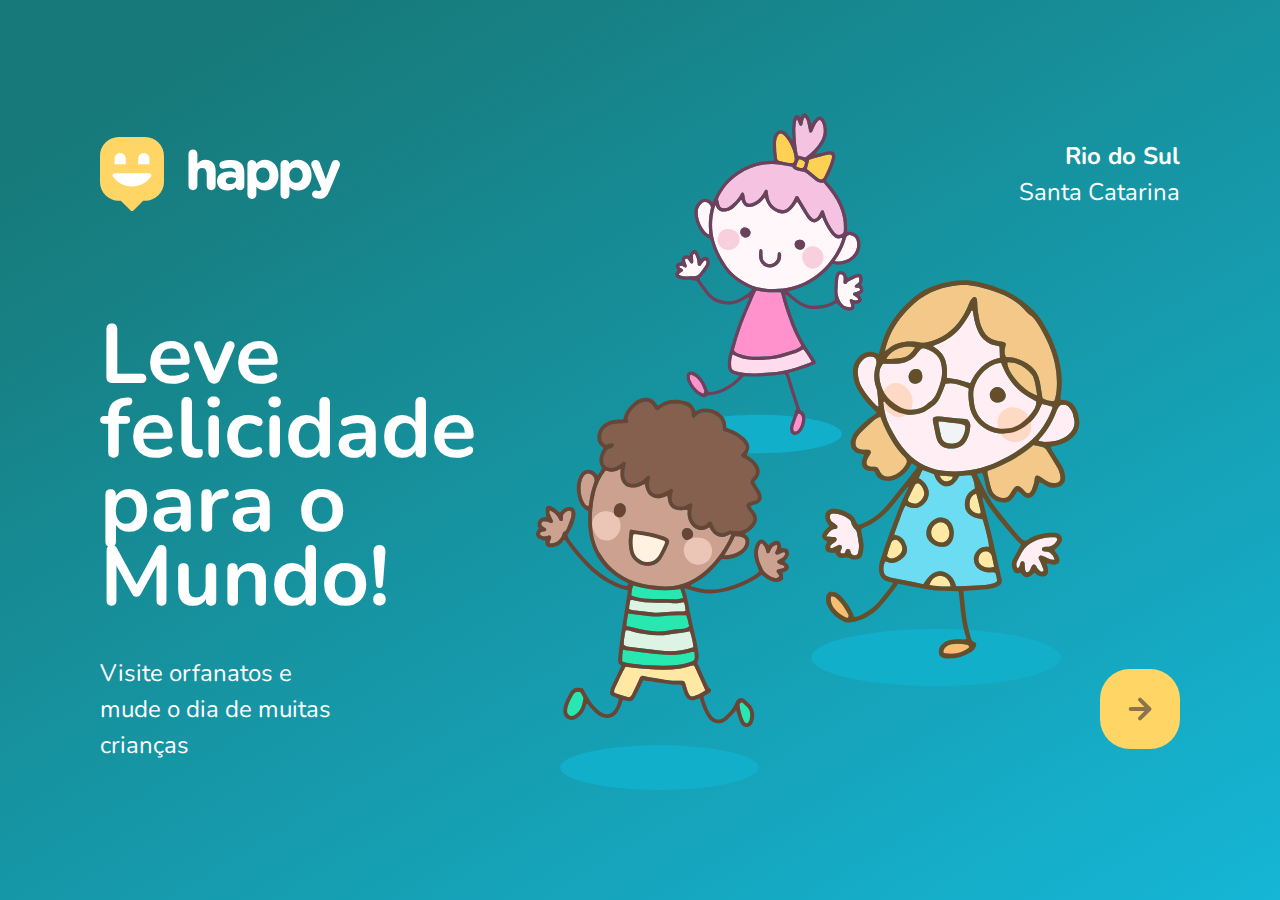
<file: index.html>
<!DOCTYPE html>
<html lang="pt_BR">
  <head>
    <meta charset="UTF-8" />
    <meta name="viewport" content="width=device-width, initial-scale=1.0" />
    <title>Happy</title>
    <link rel="icon" href="./public/assets/images/logo-icon.png" />
    <link rel="stylesheet" href="./public/css/main.css" />
    <link rel="stylesheet" href="./public/css/animation.css" />
    <link rel="stylesheet" href="./public/css/page-landing.css" />
    <link
      href="https://fonts.googleapis.com/css2?family=Nunito:wght@400;600;800&display=swap"
      rel="stylesheet"
    />
  </head>
  <body id="">
    <div id="page-landing">
      <div id="container">
        <header>
          <img
            src="./public/assets/images/logo.svg"
            alt="Happy Logomarca"
            class="animate-up"
          />
          <div class="location animate-up">
            <strong>Rio do Sul</strong>
            <p>Santa Catarina</p>
          </div>
        </header>
        <main>
          <h1 class="animate-up">Leve felicidade para o Mundo!</h1>
          <section class="visit">
            <p class="animate-up">
              Visite orfanatos e mude o dia de muitas crianças
            </p>
            <a href="#" title="Visite Orfanatos" class="animate-up">
              <img
                src="./public/assets/images/arrow.svg"
                alt="Ir para o Mapa"
              />
            </a>
          </section>
        </main>
      </div>
    </div>
  </body>
</html>
</file>
<file: public/css/main.css>
* {
  margin: 0;
  padding: 0;
  box-sizing: border-box;
}

body {
  height: 100vh;
  color: white;
  background: #deeff6;
}

:root {
  font-size: 62.5%;
}

body,
input,
button,
textarea {
  font-size: 1.8rem;
  line-height: 1.5;
  font-weight: 400;
  font-family: 'Nunito', sans-serif;
}
</file>
<file: public/css/animation.css>
@keyframes up {
  from {
    opacity: 0;
    transform: translateY(16px);
  }
  to {
    opacity: 1;
    transform: translateY(0px);
  }
}

@keyframes right {
  from {
    transform: translateX(-100%);
  }
  to {
    transform: translateX(0);
  }
}

@keyframes appear {
  from {
    opacity: 0;
  }
  to {
    opacity: 1;
  }
}

.animate-up {
  animation-name: up;
  animation-duration: 300ms;
  animation-fill-mode: backwards;
}

.animate-right {
  animation-name: right;
  animation-duration: 300ms;
}

.animate-appear {
  animation-name: appear;
  animation-duration: 300ms;
  animation-fill-mode: backwards;
}
</file>
<file: public/css/page-landing.css>
#page-landing {
  background: linear-gradient(329.54deg, #15b6d6 0%, #177979 90%);

  text-align: center;
  min-height: 100vh;
  display: flex;
}

#container {
  margin: auto;
  width: min(90%, 112rem);
}

.location,
h1,
.visit p {
  height: initial;
  text-align: initial;
}

#logo {
  animation-delay: 50ms;
}

.visit a {
  width: 8rem;
  height: 8rem;
  background: #ffd666;
  border: none;
  border-radius: 3rem;
  display: flex;
  align-items: center;
  justify-content: center;
  margin: auto;
  transition: background 200ms;
}

.visit a:hover {
  background: #96feff;
}

.location {
  animation-delay: 100ms;
}

main h1 {
  animation-delay: 150ms;
  font-size: clamp(4rem, 8vw, 8.4rem);
}

.visit p {
  animation-delay: 200ms;
}

.visit a {
  animation-delay: 250ms;
}

@media (min-width: 760px) {
  #container {
    padding: 5rem 2rem;
    background: url('../assets/images/bg.svg') no-repeat 80% /
      clamp(30rem, 54vw, 56rem);
  }

  header {
    display: flex;
    align-items: center;
    justify-content: space-between;
  }
  .location,
  h1,
  .visit p {
    height: initial;
    text-align: initial;
  }
  .location {
    text-align: right;
    font-size: 2.4rem;
    line-height: 1.5;
  }
  main h1 {
    font-weight: bold;
    line-height: 0.88;
    margin: clamp(10%, 9vh, 12%) 0 4rem;
    width: min(300px, 80%);
  }

  .visit {
    display: flex;
    align-items: center;
    justify-content: space-between;
  }

  .visit p {
    line-height: 1.5;
    width: clamp(20rem, 20vw, 30rem);
    font-size: 2.4rem;
  }

  .visit a {
    margin: initial;
  }
}
</file>
